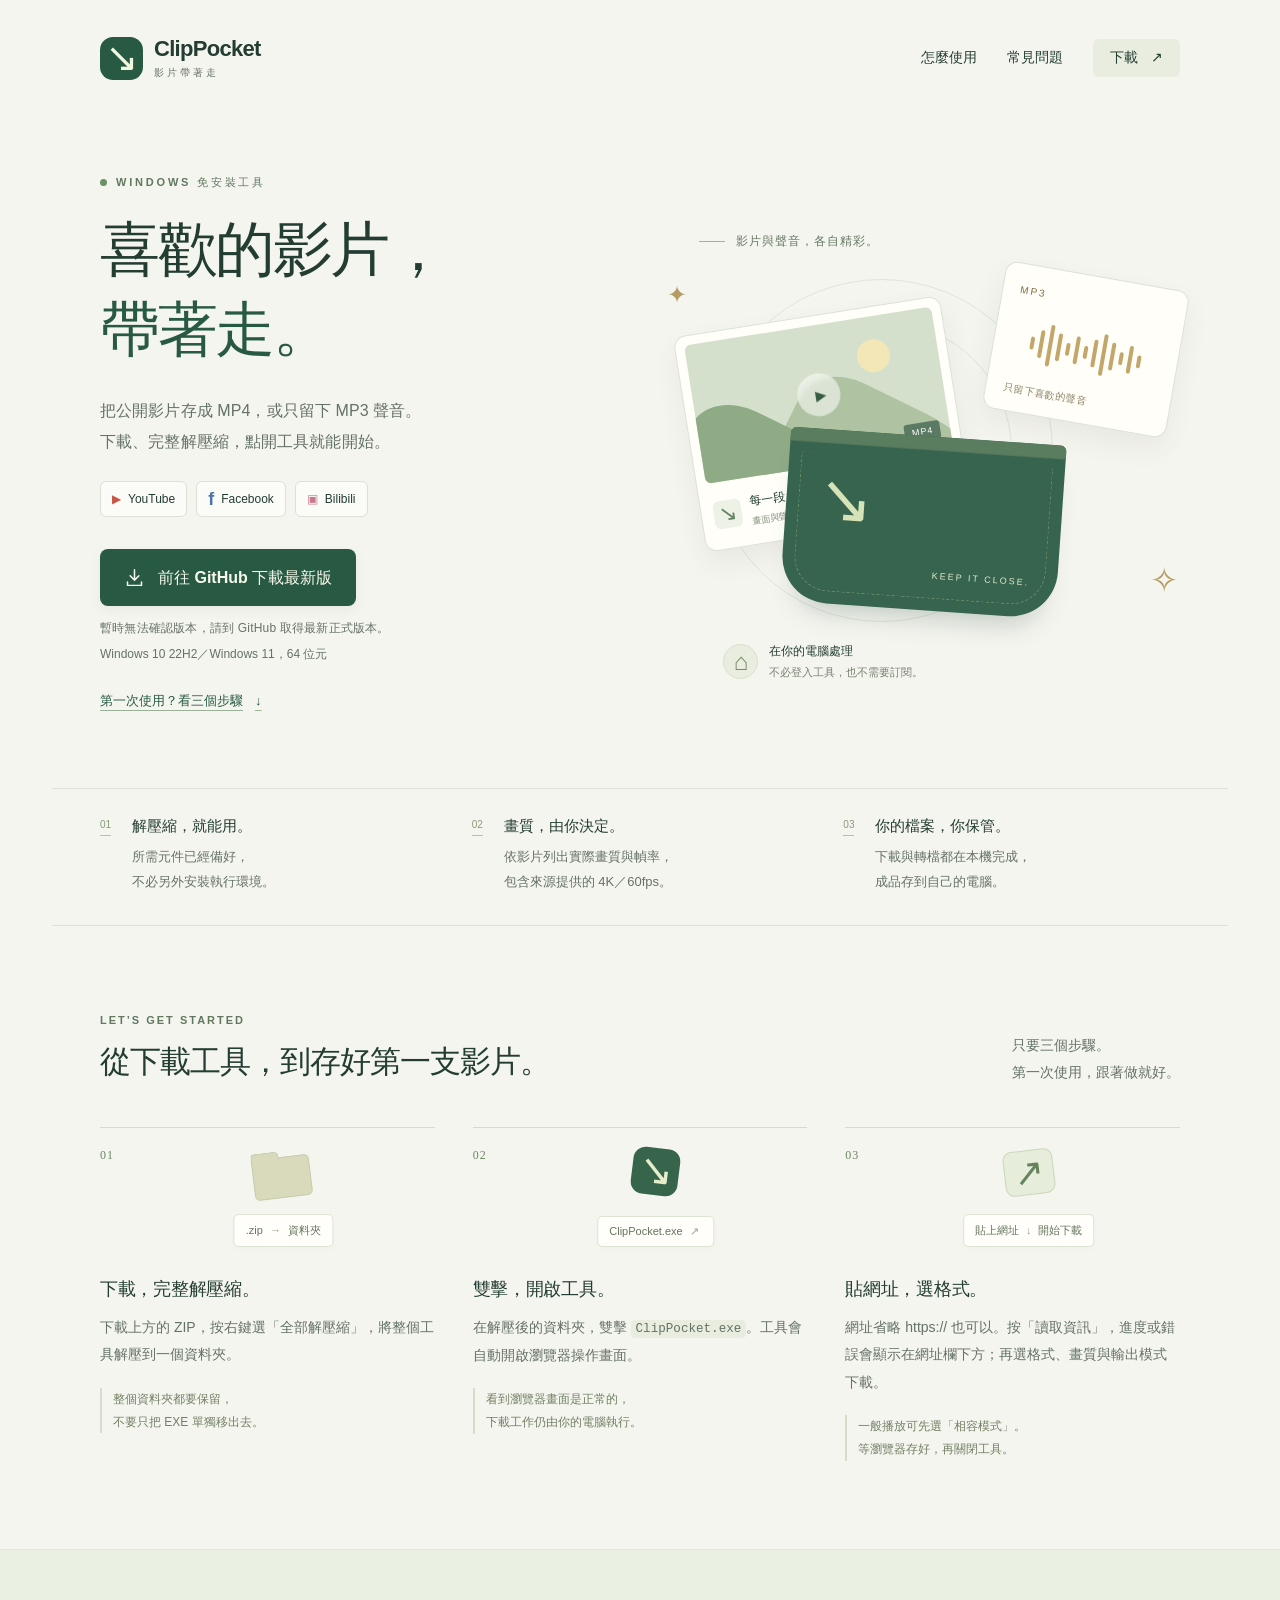
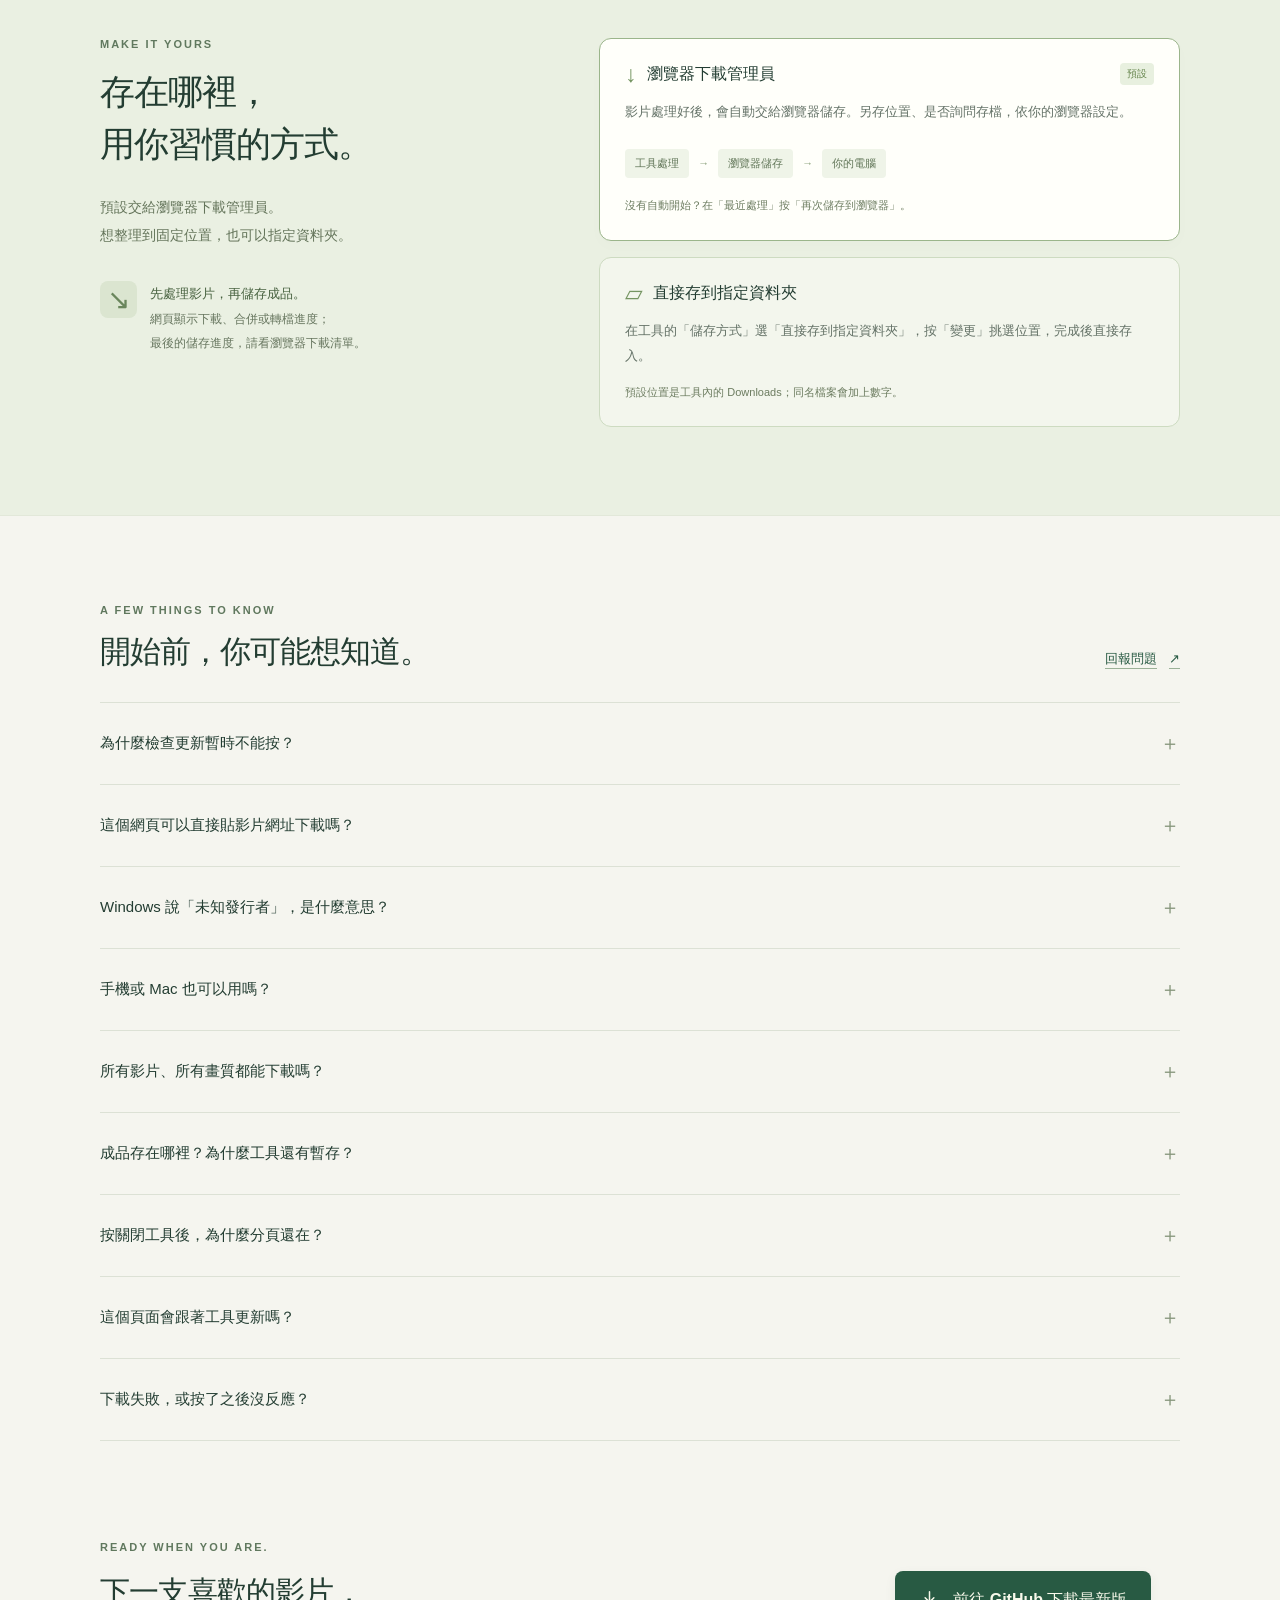
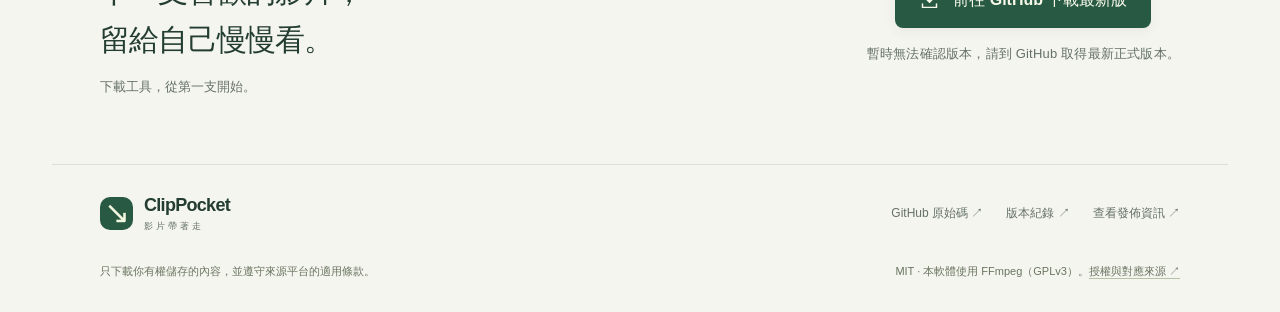
<file: docs/index.html>
<!doctype html>
<html lang="zh-Hant">
<head>
  <meta charset="utf-8">
  <meta name="viewport" content="width=device-width,initial-scale=1">
  <meta name="theme-color" content="#f5f5ef">
  <meta name="description" content="ClipPocket 是 Windows 免安裝影片下載工具。支援 YouTube、Facebook、Bilibili 公開影片，下載 MP4 或 MP3；完整解壓縮、點開就能用。">
  <meta property="og:type" content="website">
  <meta property="og:locale" content="zh_TW">
  <meta property="og:title" content="ClipPocket · 喜歡的影片，帶著走。">
  <meta property="og:description" content="Windows 免安裝。本機處理，支援 YouTube、Facebook、Bilibili，下載影片或純音訊。">
  <meta property="og:url" content="https://koviankevin.github.io/ClipPocket/">
  <link rel="canonical" href="https://koviankevin.github.io/ClipPocket/">
  <link rel="icon" type="image/svg+xml" href="./favicon.svg">
  <link rel="stylesheet" href="./styles.css">
  <title>ClipPocket · Windows 免安裝影片下載工具</title>
  <script src="./release.js" defer></script>
</head>
<body>
  <a class="skip-link" href="#main">跳到主要內容</a>
  <header class="site-header wrap">
    <a class="brand" href="./" aria-label="ClipPocket 首頁"><span class="brand-mark" aria-hidden="true">↘</span><span>ClipPocket<small>影片帶著走</small></span></a>
    <nav aria-label="主要導覽"><a href="#how-to">怎麼使用</a><a href="#faq">常見問題</a><a class="nav-download" href="#download">下載 <span aria-hidden="true">↗</span></a></nav>
  </header>
  <main id="main">
    <section class="hero wrap" id="download" aria-labelledby="hero-title">
      <div class="hero-copy">
        <p class="eyebrow"><span class="live-dot" aria-hidden="true"></span> WINDOWS 免安裝工具</p>
        <h1 id="hero-title">喜歡的影片，<br><span>帶著走。</span></h1>
        <p class="hero-description">把公開影片存成 MP4，或只留下 MP3 聲音。<br class="desktop-break">下載、完整解壓縮，點開工具就能開始。</p>
        <div class="platforms" role="group" aria-label="支援平台"><span><b class="youtube" aria-hidden="true">▶</b> YouTube</span><span><b class="facebook" aria-hidden="true">f</b> Facebook</span><span><b class="bilibili" aria-hidden="true">▣</b> Bilibili</span></div>
        <a class="button primary download-link" href="https://github.com/koviankevin/ClipPocket/releases/latest"><svg viewBox="0 0 24 24" aria-hidden="true"><path d="M12 3v12m-5-5 5 5 5-5M4 17v4h16v-4"/></svg><span data-download-label>下載 Windows 免安裝版</span></a>
        <p class="download-meta" data-release-meta role="status" aria-live="polite">最新版本請至 GitHub 發佈頁查看。</p>
        <p class="system-requirement">Windows 10 22H2／Windows 11，64 位元</p>
        <a class="text-link hero-guide" href="#how-to">第一次使用？看三個步驟 <span aria-hidden="true">↓</span></a>
      </div>
      <div class="hero-visual" role="img" aria-label="MP4 影片或 MP3 音訊，由工具處理後存到自己的電腦">
        <div class="visual-label"><span class="mini-line"></span> 影片與聲音，各自精彩。</div>
        <div class="visual-stage" aria-hidden="true">
          <span class="orbit orbit-one"></span><span class="orbit orbit-two"></span>
          <div class="media-card audio-card"><span class="media-type">MP3</span><div class="waveform"><i></i><i></i><i></i><i></i><i></i><i></i><i></i><i></i><i></i><i></i><i></i><i></i><i></i></div><span class="media-caption">只留下喜歡的聲音</span></div>
          <div class="media-card video-card"><div class="video-scene"><div class="scene-sun"></div><div class="mountain mountain-back"></div><div class="mountain mountain-front"></div><span class="play-symbol">▶</span><span class="scene-duration">MP4</span></div><div class="video-caption"><span class="video-icon">↘</span><div><strong>每一段，值得保留。</strong><small>畫面與聲音，一起帶走。</small></div></div></div>
          <div class="pocket"><div class="pocket-stitch"></div><span class="pocket-arrow">↘</span><span class="pocket-word">KEEP IT CLOSE.</span></div>
          <span class="spark spark-one">✦</span><span class="spark spark-two">✧</span>
        </div>
        <div class="local-note"><span class="local-note-icon" aria-hidden="true">⌂</span><div><strong>在你的電腦處理</strong><span>不必登入工具，也不需要訂閱。</span></div></div>
      </div>
    </section>

    <section class="essentials wrap" aria-label="工具特色">
      <div><span class="feature-symbol" aria-hidden="true">01</span><h2>解壓縮，就能用。</h2><p>所需元件已經備好，<br>不必另外安裝執行環境。</p></div>
      <div><span class="feature-symbol" aria-hidden="true">02</span><h2>畫質，由你決定。</h2><p>依影片列出實際畫質與幀率，<br>包含來源提供的 4K／60fps。</p></div>
      <div><span class="feature-symbol" aria-hidden="true">03</span><h2>你的檔案，你保管。</h2><p>下載與轉檔都在本機完成，<br>成品存到自己的電腦。</p></div>
    </section>

    <section class="how-section wrap section-space" id="how-to" aria-labelledby="how-title">
      <div class="section-heading"><div><p class="eyebrow">LET’S GET STARTED</p><h2 id="how-title">從下載工具，<br class="mobile-break">到存好第一支影片。</h2></div><p>只要三個步驟。<br>第一次使用，跟著做就好。</p></div>
      <div class="steps">
        <article class="step"><div class="step-top"><span>01</span><div class="step-illustration folder-illustration" aria-hidden="true"><span class="folder-shape"></span><span class="file-chip">.zip <b>→</b> 資料夾</span></div></div><h3>下載，完整解壓縮。</h3><p>下載上方的 ZIP，按右鍵選「全部解壓縮」，將整個工具解壓到一個資料夾。</p><div class="step-note">整個資料夾都要保留，<br>不要只把 EXE 單獨移出去。</div></article>
        <article class="step"><div class="step-top"><span>02</span><div class="step-illustration launch-illustration" aria-hidden="true"><span class="app-tile">↘</span><span class="file-chip">ClipPocket.exe <b>↗</b></span></div></div><h3>雙擊，開啟工具。</h3><p>在解壓後的資料夾，雙擊 <code>ClipPocket.exe</code>。工具會自動開啟瀏覽器操作畫面。</p><div class="step-note">看到瀏覽器畫面是正常的，<br>下載工作仍由你的電腦執行。</div></article>
        <article class="step"><div class="step-top"><span>03</span><div class="step-illustration paste-illustration" aria-hidden="true"><span class="link-glyph">↗</span><span class="file-chip">貼上網址 <b>↓</b> 開始下載</span></div></div><h3>貼網址，選格式。</h3><p>網址省略 https:// 也可以。按「讀取資訊」，進度或錯誤會顯示在網址欄下方；再選格式、畫質與輸出模式下載。</p><div class="step-note">一般播放可先選「相容模式」。<br>等瀏覽器存好，再關閉工具。</div></article>
      </div>
    </section>

    <section class="saving-section section-space" id="save-options" aria-labelledby="saving-title">
      <div class="wrap saving-layout">
        <div class="saving-intro"><p class="eyebrow">MAKE IT YOURS</p><h2 id="saving-title">存在哪裡，<br>用你習慣的方式。</h2><p>預設交給瀏覽器下載管理員。<br>想整理到固定位置，也可以指定資料夾。</p><div class="two-phases"><span class="phase-icon" aria-hidden="true">↘</span><p><strong>先處理影片，再儲存成品。</strong><br>網頁顯示下載、合併或轉檔進度；<br>最後的儲存進度，請看瀏覽器下載清單。</p></div></div>
        <div class="saving-options">
          <article class="save-option recommended"><div class="save-title"><span class="save-icon" aria-hidden="true">↓</span><h3>瀏覽器下載管理員</h3><span class="badge">預設</span></div><p>影片處理好後，會自動交給瀏覽器儲存。另存位置、是否詢問存檔，依你的瀏覽器設定。</p><div class="save-flow"><span>工具處理</span><b aria-hidden="true">→</b><span>瀏覽器儲存</span><b aria-hidden="true">→</b><span>你的電腦</span></div><small>沒有自動開始？在「最近處理」按「再次儲存到瀏覽器」。</small></article>
          <article class="save-option"><div class="save-title"><span class="save-icon" aria-hidden="true">▱</span><h3>直接存到指定資料夾</h3></div><p>在工具的「儲存方式」選「直接存到指定資料夾」，按「變更」挑選位置，完成後直接存入。</p><small>預設位置是工具內的 Downloads；同名檔案會加上數字。</small></article>
        </div>
      </div>
    </section>

    <section class="faq-section wrap section-space" id="faq" aria-labelledby="faq-title">
      <div class="section-heading"><div><p class="eyebrow">A FEW THINGS TO KNOW</p><h2 id="faq-title">開始前，你可能想知道。</h2></div><a class="text-link" href="https://github.com/koviankevin/ClipPocket/issues">回報問題 <span aria-hidden="true">↗</span></a></div>
      <div class="faq-list">
        <details><summary>為什麼檢查更新暫時不能按？<span aria-hidden="true">＋</span></summary><div class="answer"><p>檢查時會顯示「檢查中…」；剛檢查完會顯示倒數秒數，結束後即可再次檢查。正在更新工具時會顯示「更新中…」或「即將重開…」。失敗後可按「重新檢查」。</p></div></details><details><summary>這個網頁可以直接貼影片網址下載嗎？<span aria-hidden="true">＋</span></summary><div class="answer"><p>請先從這個頁面下載免安裝工具，再在自己的電腦開啟 <code>ClipPocket.exe</code>。這裡提供下載與教學；貼影片網址的操作畫面，會由本機工具另外開啟。</p></div></details>
        <details><summary>Windows 說「未知發行者」，是什麼意思？<span aria-hidden="true">＋</span></summary><div class="answer"><p>目前版本尚未做程式碼簽章，因此 Windows 可能顯示未知發行者。請確認下載來源是本專案的 <a data-release-link href="https://github.com/koviankevin/ClipPocket/releases/latest">GitHub Release</a>，再依自己的安全判斷決定是否執行。原始碼、隨附元件與校驗碼都公開提供。</p></div></details>
        <details><summary>手機或 Mac 也可以用嗎？<span aria-hidden="true">＋</span></summary><div class="answer"><p>目前提供 Windows 64 位元版，適用 Windows 10 22H2／Windows 11。手機、macOS、Linux 及 Windows ARM 目前未提供對應下載包。</p></div></details>
        <details><summary>所有影片、所有畫質都能下載嗎？<span aria-hidden="true">＋</span></summary><div class="answer"><p>目前支援 YouTube、Facebook、Bilibili 的公開、免登入、非直播單支影片，不讀取帳號 Cookie。影片下架、地區或帳號限制，以及平台改版，都可能影響下載。</p><p>畫質選單依來源實際可取得的格式提供，不會放大影片；Bilibili 部分高畫質可能需要帳號權限。4K60 已實測三秒片段，完整 8K 媒體尚未實測。</p></div></details>
        <details><summary>成品存在哪裡？為什麼工具還有暫存？<span aria-hidden="true">＋</span></summary><div class="answer"><p>瀏覽器模式的存檔位置，請從瀏覽器下載清單查看。工具會保留處理好的暫存，方便再次儲存；暫存與瀏覽器存出的成品，會短暫占用兩份空間。</p><p><strong>請等瀏覽器完成儲存再關閉工具。</strong>關閉工具會清除此次暫存，已存好的成品不受影響。如果只關閉分頁，工具在沒有工作或檔案傳送時，閒置約三分鐘會退出。</p></div></details>
        <details><summary>按關閉工具後，為什麼分頁還在？<span aria-hidden="true">＋</span></summary><div class="answer"><p>v0.5.1 已恢復使用 Windows 預設瀏覽器，下載紀錄與位置依該瀏覽器設定。按「關閉工具」會停止本機程式並嘗試關閉工具分頁；若瀏覽器不允許，會顯示完成畫面，分頁可自行關閉。其他分頁不受影響。</p></div></details>
        <details><summary>這個頁面會跟著工具更新嗎？<span aria-hidden="true">＋</span></summary><div class="answer"><p>每次開啟頁面，都會向 GitHub 查詢最新正式 Release，同步版本、檔案大小與 Windows 免安裝包連結。草稿與預覽版不會當作正式版顯示。</p><p>v0.4.0 起，開啟工具會自動檢查新版，按「一鍵更新」即可自動套用並重開，保留設定與已儲存影片。請先確認瀏覽器已存好成品，重開會清除暫存。v0.3.0 或更舊版需先手動下載新版一次。</p></div></details>
        <details><summary>下載失敗，或按了之後沒反應？<span aria-hidden="true">＋</span></summary><div class="answer"><p>先確認已完整解壓縮，並透過 <code>ClipPocket.exe</code> 開啟工具。若影片無法下載，可在工具內展開「查看處理紀錄」，或換一支公開、免登入的影片測試。</p><p>如果影片已處理好，但瀏覽器未自動儲存，按「再次儲存到瀏覽器」重試。仍有問題，可到 <a href="https://github.com/koviankevin/ClipPocket/issues">GitHub Issues</a> 提供版本、平台與錯誤訊息；請勿貼上 Cookie、權杖或私人資料。</p></div></details>
      </div>
    </section>

    <section class="bottom-cta wrap" aria-labelledby="cta-title"><div><p class="eyebrow">READY WHEN YOU ARE.</p><h2 id="cta-title">下一支喜歡的影片，<br>留給自己慢慢看。</h2><p>下載工具，從第一支開始。</p></div><div class="cta-action"><a class="button primary download-link" href="https://github.com/koviankevin/ClipPocket/releases/latest"><svg viewBox="0 0 24 24" aria-hidden="true"><path d="M12 3v12m-5-5 5 5 5-5M4 17v4h16v-4"/></svg><span data-download-label>下載 Windows 免安裝版</span></a><p class="download-meta" data-release-meta>最新版本請至 GitHub 發佈頁查看。</p></div></section>
  </main>
  <footer class="site-footer wrap"><div class="footer-top"><a class="brand footer-brand" href="./"><span class="brand-mark" aria-hidden="true">↘</span><span>ClipPocket<small>影片帶著走</small></span></a><nav aria-label="相關連結"><a href="https://github.com/koviankevin/ClipPocket">GitHub 原始碼 ↗</a><a href="https://github.com/koviankevin/ClipPocket/releases">版本紀錄 ↗</a><a data-checksum-link href="https://github.com/koviankevin/ClipPocket/releases/latest">查看發佈資訊 ↗</a></nav></div><div class="footer-bottom"><p>只下載你有權儲存的內容，並遵守來源平台的適用條款。</p><p>MIT · 本軟體使用 FFmpeg（GPLv3）。<a href="https://github.com/koviankevin/ClipPocket/blob/main/THIRD_PARTY_SOURCES.md">授權與對應來源 ↗</a></p></div></footer>
</body>
</html>
</file>
<file: docs/styles.css>
@charset "UTF-8";
:root{color-scheme:light;--paper:#f5f5ef;--ink:#233d32;--muted:#647267;--green:#285a43;--line:#dce1d5;--sage:#e8eddf;--gold:#b18c48;--white:#fff;font-family:"Segoe UI","Microsoft JhengHei","PingFang TC",sans-serif;font-synthesis:none;color:var(--ink);background:var(--paper);font-size:16px}
*{box-sizing:border-box}html{scroll-behavior:smooth;scroll-padding-top:32px}body{margin:0}a{color:inherit;text-decoration:none}button,a{-webkit-tap-highlight-color:transparent}a:focus-visible,summary:focus-visible{outline:3px solid #b38e48;outline-offset:6px}svg{fill:none;stroke:currentColor;stroke-width:1.7;stroke-linecap:round;stroke-linejoin:round}.wrap{max-width:1176px;margin-inline:auto;padding-inline:48px}.skip-link{position:fixed;top:-80px;left:20px;padding:12px 18px;background:var(--green);color:#fff;z-index:100}.skip-link:focus{top:10px}.site-header{min-height:116px;display:flex;justify-content:space-between;align-items:center;gap:24px}.brand{display:inline-flex;gap:11px;align-items:center;font-size:22px;font-weight:700;letter-spacing:-.7px;flex-shrink:0}.brand-mark{height:43px;width:43px;display:grid;place-items:center;color:#f3f6df;background:var(--green);border-radius:13px;font:40px/1 "Segoe UI",sans-serif;padding-bottom:4px}.brand small{display:block;font-size:10px;font-weight:500;color:var(--muted);letter-spacing:3px;margin-top:4px}.site-header nav{display:flex;align-items:center;gap:30px;font-size:14px}.site-header nav>a:hover{color:var(--green);text-decoration:underline;text-underline-offset:5px}.nav-download{padding:10px 17px;background:var(--sage);border-radius:6px;font-weight:600}.nav-download span{margin-left:9px}
.hero{display:grid;grid-template-columns:1.06fr 1fr;align-items:center;gap:22px;padding-top:59px;padding-bottom:76px;overflow:hidden}.eyebrow{font-size:11px;font-weight:650;letter-spacing:2px;color:#60785e;margin:0 0 20px}.hero .eyebrow{display:flex;gap:9px;align-items:center;letter-spacing:2.8px}.live-dot{width:7px;height:7px;display:inline-block;border-radius:50%;background:#679267}h1{font-size:clamp(44px,4.65vw,61px);line-height:1.35;letter-spacing:-2.4px;margin:0 0 24px;font-weight:700}h1>span{color:var(--green)}.hero-description{font-size:16px;line-height:1.95;color:var(--muted);margin:0;letter-spacing:.1px}.platforms{display:flex;gap:9px;flex-wrap:wrap;margin:24px 0 32px}.platforms>span{display:inline-flex;align-items:center;gap:7px;font-size:12px;padding:8px 11px;border:1px solid var(--line);border-radius:6px;background:#fff9}.platforms b{font-size:12px;line-height:1}.youtube{color:#c75745}.platforms .facebook{font:bold 18px/1 Arial,sans-serif;color:#4b74aa}.bilibili{color:#c9798e}.button{display:inline-flex;justify-content:center;align-items:center;gap:13px;min-height:57px;padding:16px 24px;border-radius:8px;font-size:16px;font-weight:600;line-height:1.5;transition:background .2s,transform .2s}.button svg{width:21px;height:21px;flex-shrink:0}.primary{background:var(--green);color:#f8f9eb;box-shadow:0 4px 12px #244f3410}.primary:hover{background:#1c4935;transform:translateY(-2px)}.download-meta{color:var(--muted);font-size:12px;line-height:1.8;margin:12px 0 3px;letter-spacing:.2px}.download-meta>span{padding-inline:6px;color:#9ca594}.system-requirement{font-size:12px;margin:0;color:var(--muted);line-height:1.9}.text-link{color:var(--green);font-size:14px;line-height:1.6;text-decoration:underline;text-decoration-color:#9bb197;text-underline-offset:5px;display:inline-flex;align-items:center;gap:12px}.text-link:hover{text-decoration-color:var(--green)}.hero-guide{margin-top:26px;font-size:13px}
.hero-visual{position:relative;align-self:stretch;display:flex;flex-direction:column;justify-content:center;min-width:0;isolation:isolate;padding-top:26px}.visual-label{font-size:12px;color:#687a65;letter-spacing:1px;display:flex;align-items:center;gap:11px;margin-left:33px}.mini-line{width:26px;height:1px;background:#a4b19a}.visual-stage{position:relative;height:367px;margin-top:21px;isolation:isolate}.orbit{position:absolute;border:1px solid #dfe5d7;border-radius:50%;z-index:-1}.orbit-one{width:343px;height:343px;left:44px;top:8px}.orbit-two{width:260px;height:260px;left:86px;top:50px}.media-card{position:absolute;background:#fffef9;border:1px solid #dce3d5;border-radius:12px;box-shadow:0 12px 27px #344b2c12}.video-card{width:270px;left:22px;top:44px;transform:rotate(-9deg);padding:9px;z-index:2}.video-scene{height:140px;overflow:hidden;border-radius:6px;position:relative;background:#d5e0cc}.scene-sun{width:33px;height:33px;border-radius:50%;background:#f4e7b7;position:absolute;top:23px;right:48px}.mountain{position:absolute;width:240px;height:180px;border-radius:22% 50% 0 0;transform:rotate(35deg)}.mountain-back{background:#afc3a2;top:88px;left:56px}.mountain-front{background:#8eab86;top:99px;left:-55px}.play-symbol{position:absolute;display:grid;place-items:center;width:43px;height:43px;border-radius:50%;background:#fff8;backdrop-filter:blur(3px);color:#355c45;top:48px;left:104px;font-size:14px;padding-left:3px}.scene-duration{position:absolute;bottom:9px;right:10px;color:#fff;background:#244a3b99;font-size:9px;letter-spacing:1px;padding:4px 7px;border-radius:3px}.video-caption{display:flex;align-items:center;gap:9px;padding:14px 3px 7px}.video-caption strong{font-size:12px;font-weight:600}.video-caption small{display:block;font-size:9px;color:#84907c;margin-top:5px}.video-icon{display:grid;place-items:center;width:28px;height:28px;background:#edf1e6;border-radius:6px;font-size:22px;color:#638461}.audio-card{width:186px;right:1px;top:4px;padding:15px 17px;transform:rotate(10deg);z-index:1}.media-type{font-size:10px;color:#846c40;letter-spacing:2px}.waveform{display:flex;align-items:center;justify-content:center;gap:5px;height:66px;margin:10px 0 5px}.waveform i{width:4px;border-radius:5px;background:#c3a76a;height:13px}.waveform i:nth-child(3n){height:42px}.waveform i:nth-child(4n){height:57px}.waveform i:nth-child(2n){height:28px}.media-caption{font-size:10px;color:#8b8064;letter-spacing:.6px}.pocket{position:absolute;width:276px;height:174px;left:119px;top:165px;border-radius:6px 6px 47px 47px;background:#37644e;z-index:3;transform:rotate(4deg);box-shadow:0 22px 27px -15px #234a3a40;overflow:hidden}.pocket:before{content:"";position:absolute;background:#5a7d60;left:0;right:0;top:0;height:13px;border-bottom:1px solid #1b413b20}.pocket-stitch{position:absolute;inset:24px 12px 12px;border:1px dashed #9daf7e88;border-top:none;border-radius:0 0 35px 35px}.pocket-arrow{position:absolute;top:29px;left:31px;color:#d6e2b7;font-size:67px;font-weight:300}.pocket-word{position:absolute;bottom:30px;right:28px;font-size:9px;letter-spacing:2px;color:#e1e8c7}.spark{position:absolute;color:#b49d63;font-size:24px}.spark-one{left:1px;top:10px}.spark-two{right:2px;bottom:38px;font-size:34px}.local-note{display:flex;align-items:center;gap:11px;margin:5px 0 0 57px}.local-note-icon{width:35px;height:35px;display:grid;place-items:center;background:#e9eddf;border:1px solid #d9e1cd;border-radius:50%;font-size:24px;color:#738a61}.local-note strong{display:block;font-size:12px;font-weight:600}.local-note span:not(.local-note-icon){display:block;font-size:11px;color:#75826d;margin-top:5px}
.essentials{display:grid;grid-template-columns:repeat(3,1fr);border-top:1px solid var(--line);border-bottom:1px solid var(--line);padding-top:28px;padding-bottom:30px;gap:35px}.essentials>div{position:relative;padding-left:32px}.feature-symbol{position:absolute;left:0;top:2px;color:#8a9b79;font-size:10px;border-bottom:1px solid #b5c2a7;padding-bottom:5px}.essentials h2{font-size:15px;font-weight:650;margin:0 0 9px}.essentials p{font-size:13px;line-height:1.9;color:var(--muted);margin:0}.section-space{padding-top:88px;padding-bottom:88px}.section-heading{display:flex;justify-content:space-between;align-items:end;gap:25px;margin-bottom:42px}.section-heading .eyebrow{margin-bottom:13px}.section-heading h2,.saving-intro h2{font-size:31px;line-height:1.5;letter-spacing:-1px;margin:0;font-weight:650}.section-heading>p{margin:0;font-size:14px;line-height:1.9;color:var(--muted)}.mobile-break{display:none}.steps{display:grid;grid-template-columns:repeat(3,minmax(0,1fr));gap:38px}.step{min-width:0}.step-top{display:flex;gap:18px;align-items:flex-start;position:relative;border-top:1px solid #d3ddc9;padding-top:19px;margin-bottom:26px}.step-top>span{font:12px/1.4 Georgia,serif;letter-spacing:1px;color:#6c8863}.step-illustration{position:relative;min-width:0;height:103px;flex:1;display:flex;align-items:flex-start;justify-content:center}.folder-shape{position:absolute;top:10px;left:calc(50% - 30px);width:58px;height:41px;border-radius:0 5px 5px 5px;background:#d8dabb;border:1px solid #c6cba9;transform:rotate(-7deg)}.folder-shape:before{content:"";position:absolute;top:-7px;left:-1px;width:26px;height:8px;background:#d8dabb;border:1px solid #c6cba9;border-bottom:0;border-radius:4px 5px 0 0}.file-chip{position:absolute;bottom:3px;left:50%;transform:translateX(-50%);font-size:11px;background:#fffefa;border:1px solid #dce3d3;padding:8px 11px;border-radius:5px;color:#65755c;white-space:nowrap;box-shadow:0 4px 8px #34492804}.file-chip b{font-weight:400;color:#9aa782;padding-inline:4px}.app-tile{display:grid;place-items:center;background:#37654c;color:#e6edcc;width:47px;height:47px;border-radius:12px;font-size:42px;line-height:1;margin-top:1px;transform:rotate(7deg);padding-bottom:4px}.link-glyph{display:grid;place-items:center;width:50px;height:45px;font-size:37px;line-height:1;border:1px solid #cad7bb;border-radius:9px;color:#66845c;background:#e6eddb;margin-top:3px;transform:rotate(-7deg)}.step h3{font-size:18px;font-weight:600;letter-spacing:-.3px;line-height:1.5;margin:0 0 11px}.step>p{font-size:14px;line-height:1.95;color:var(--muted);margin:0}.step-note{margin-top:19px;padding-left:11px;border-left:2px solid #d7ddc9;color:#718064;font-size:12px;line-height:1.9}code{font-family:Consolas,"SFMono-Regular",monospace;font-size:.9em;background:#e9eddf;padding:2px 5px;border-radius:4px;overflow-wrap:anywhere}
.saving-section{background:#eaf0e2;border-top:1px solid #e2e8d9;border-bottom:1px solid #e2e8d9}.saving-layout{display:grid;grid-template-columns:.85fr 1.15fr;gap:70px}.saving-intro .eyebrow{margin-bottom:16px}.saving-intro h2{font-size:35px}.saving-intro>p:not(.eyebrow){font-size:14px;line-height:2;color:#64745a;margin:22px 0 0}.two-phases{display:flex;gap:13px;margin-top:32px;align-items:flex-start}.phase-icon{width:37px;min-width:37px;height:37px;background:#dbe5d0;border-radius:8px;display:grid;place-items:center;color:#6a865c;font-size:28px}.two-phases p{font-size:12px;line-height:2;color:#67765f;margin:0}.two-phases strong{font-size:13px;color:#47613f;font-weight:600}.saving-options{display:grid;gap:16px}.save-option{padding:24px 25px;border:1px solid #cddbc1;background:#f3f6ed;border-radius:12px}.save-option.recommended{border-color:#9bb58b;background:#fffffa;box-shadow:0 5px 15px #38532904}.save-title{display:flex;align-items:center;gap:10px;flex-wrap:wrap}.save-title h3{font-size:16px;font-weight:600;margin:0}.save-icon{font-size:23px;color:#759562;line-height:1}.badge{font-size:10px;padding:4px 7px;border-radius:4px;background:#e8f0df;color:#608046;margin-left:auto}.save-option>p{font-size:13px;line-height:1.95;color:var(--muted);margin:13px 0}.save-flow{display:flex;gap:9px;align-items:center;padding:12px 0 17px;flex-wrap:wrap;font-size:11px;color:#607557}.save-flow span{background:#eff4e8;padding:7px 10px;border-radius:4px}.save-flow b{font-weight:400;color:#8da27e}.save-option>small{display:block;color:#6c7c60;font-size:11px;line-height:1.9}
.faq-section{padding-bottom:76px}.faq-section .section-heading{margin-bottom:26px}.faq-section .section-heading>.text-link{font-size:13px;flex-shrink:0;margin-bottom:6px}.faq-list{border-top:1px solid var(--line)}details{border-bottom:1px solid var(--line)}summary{padding:23px 0;display:flex;justify-content:space-between;align-items:center;gap:24px;font-size:15px;font-weight:500;line-height:1.75;cursor:pointer;list-style:none}summary::-webkit-details-marker{display:none}summary>span{font-size:20px;color:#85957a;font-weight:400;flex-shrink:0;transition:transform .2s}details[open] summary>span{transform:rotate(45deg)}summary:hover{color:var(--green)}.answer{max-width:865px;padding:0 33px 24px 0;color:var(--muted);font-size:14px;line-height:2}.answer p{margin:0 0 11px}.answer p:last-child{margin:0}.answer a,.footer-bottom a{text-decoration:underline;text-decoration-color:#b4c2a7;text-underline-offset:3px}.answer strong{font-weight:600;color:#47643d}
.bottom-cta{display:flex;justify-content:space-between;align-items:center;gap:30px;padding-top:24px;padding-bottom:68px}.bottom-cta .eyebrow{margin-bottom:15px}.bottom-cta h2{font-size:30px;line-height:1.6;font-weight:600;letter-spacing:-.8px;margin:0}.bottom-cta>div>p:not(.eyebrow){font-size:13px;color:var(--muted);margin:14px 0 0}.cta-action{text-align:center}.site-footer{border-top:1px solid var(--line);padding-top:30px;padding-bottom:30px}.footer-top{display:flex;justify-content:space-between;align-items:center;gap:25px}.footer-brand{font-size:18px}.footer-brand .brand-mark{width:33px;height:33px;border-radius:10px;font-size:31px}.footer-brand small{font-size:9px}.footer-top nav{display:flex;gap:23px;flex-wrap:wrap;font-size:12px;color:var(--muted)}.footer-top nav a:hover{text-decoration:underline;text-underline-offset:4px}.footer-bottom{display:flex;justify-content:space-between;gap:26px;margin-top:29px;color:#697561;font-size:11px;line-height:1.8}.footer-bottom p{margin:0}
@media(min-width:1400px){.hero{gap:36px;padding-top:72px;padding-bottom:91px}.visual-stage{height:390px}.hero-visual{padding-left:15px}.pocket{top:183px}.audio-card{top:16px}.video-card{top:60px}}
@media(max-width:1000px){.wrap{padding-inline:35px}.hero{gap:0}.hero h1{font-size:48px}.hero-description{font-size:14px}.hero-visual{transform:scale(.88);transform-origin:center;min-width:0}.video-card{left:0}.audio-card{right:-15px}.pocket{left:85px}.orbit-one{left:10px}.orbit-two{left:52px}.visual-label{margin-left:10px}.local-note{margin-left:20px}.steps{gap:25px}.saving-layout{gap:35px}.saving-intro h2{font-size:31px}.section-heading h2{font-size:28px}.footer-bottom{display:block}.footer-bottom p+p{margin-top:9px}}
@media(max-width:760px){.wrap{padding-inline:26px}.site-header{min-height:94px}.site-header nav{gap:20px;font-size:12px}.brand{font-size:20px}.nav-download{padding:8px 12px}.hero{grid-template-columns:1fr;padding-top:39px;padding-bottom:46px;gap:30px;text-align:center}.hero h1{font-size:52px;letter-spacing:-2px;margin-bottom:18px}.hero .eyebrow,.platforms{justify-content:center}.hero-description{font-size:15px}.hero .eyebrow{font-size:10px}.platforms{margin:22px 0 25px}.hero-guide{margin-top:20px}.hero-visual{padding:20px 0 0;transform:none;max-width:450px;width:100%;margin:auto;align-self:auto;text-align:left}.visual-label{margin-left:22px}.visual-stage{height:355px}.video-card{left:20px}.audio-card{right:9px}.pocket{left:115px;top:161px}.orbit-one{left:40px}.orbit-two{left:82px}.local-note{align-self:center;margin:0}.essentials{gap:16px;padding-top:24px;padding-bottom:25px}.essentials>div{padding-left:0}.feature-symbol{position:static;display:inline-block;font-size:9px;margin-bottom:10px}.essentials h2{font-size:13px}.essentials p{font-size:11px;line-height:1.9}.section-space{padding-top:60px;padding-bottom:60px}.section-heading{gap:20px;align-items:start;flex-direction:column;margin-bottom:28px}.section-heading h2{font-size:28px}.section-heading>p{font-size:13px}.section-heading>p br{display:none}.steps{grid-template-columns:1fr;gap:34px}.step{display:grid;grid-template-columns:100px 1fr;column-gap:22px;align-items:start;border-top:1px solid #d3ddc9;padding-top:24px}.step-top{grid-column:1;grid-row:1 / 4;display:block;margin:0;padding:0;border:0}.step-top>span{font-size:12px}.step-illustration{width:100%;height:105px;margin-top:13px}.file-chip{font-size:9px;padding:7px 8px}.folder-shape{top:7px}.step h3{font-size:17px;grid-column:2;margin-bottom:8px}.step>p{font-size:13px;grid-column:2}.step-note{grid-column:2;font-size:11px;margin-top:13px}.saving-layout{grid-template-columns:1fr;gap:30px}.saving-intro h2{font-size:31px}.saving-intro h2 br{display:none}.saving-intro>p:not(.eyebrow){margin-top:15px;font-size:13px}.two-phases{margin-top:22px}.save-option{padding:22px}.faq-section .section-heading{flex-direction:row;align-items:end;gap:10px}.faq-section .section-heading h2{font-size:26px;max-width:280px}.faq-section .section-heading>.text-link{font-size:12px}.faq-section .eyebrow{font-size:9px}summary{font-size:14px;padding:20px 0;gap:15px}.answer{font-size:13px;padding-right:10px}.bottom-cta{flex-direction:column;text-align:center;padding-top:0;padding-bottom:55px;gap:24px}.bottom-cta h2{font-size:28px}.footer-top{align-items:start;gap:24px}.footer-top nav{gap:13px;font-size:11px;max-width:240px;justify-content:flex-end}.footer-bottom{font-size:10px;margin-top:24px}}
@media(max-width:420px){.wrap{padding-inline:21px}.site-header{gap:12px;min-height:88px}.brand{font-size:18px;gap:8px}.brand-mark{width:35px;height:35px;font-size:33px;border-radius:11px}.brand small{font-size:8px;letter-spacing:2px}.site-header nav{gap:14px;font-size:11px}.nav-download{padding:8px 9px}.nav-download span{display:none}.hero{padding-top:30px;gap:28px}.hero h1{font-size:44px;letter-spacing:-1.5px}.hero-description{font-size:13px}.desktop-break{display:none}.button{font-size:14px;padding:16px 21px;gap:10px;min-height:54px}.download-meta{font-size:11px}.system-requirement{font-size:10px}.hero-visual{max-width:350px;padding-top:18px}.visual-label{font-size:10px;margin-left:16px}.visual-stage{height:310px;margin-top:19px}.video-card{width:229px;left:5px;top:40px;padding:8px}.video-scene{height:121px}.video-caption{padding:10px 2px 5px;gap:6px}.video-caption strong{font-size:10px}.video-caption small{font-size:8px}.video-icon{width:24px;height:24px;font-size:20px}.play-symbol{top:39px;left:86px}.audio-card{width:149px;right:4px;top:6px;padding:12px 14px}.media-type{font-size:8px}.waveform{gap:4px;height:53px;margin:8px 0 4px}.waveform i{width:3px}.waveform i:nth-child(4n){height:45px}.media-caption{font-size:8px;letter-spacing:0}.pocket{width:226px;height:145px;left:83px;top:140px;border-radius:6px 6px 40px 40px}.pocket-arrow{font-size:57px;left:25px;top:24px}.pocket-word{font-size:7px;bottom:26px;right:26px}.orbit-one{width:290px;height:290px;top:0;left:18px}.orbit-two{width:220px;height:220px;top:35px;left:53px}.spark-one{font-size:20px;left:0}.spark-two{right:0;bottom:10px;font-size:25px}.local-note strong{font-size:11px}.local-note span:not(.local-note-icon){font-size:10px}.essentials{gap:13px}.essentials h2{font-size:12px;line-height:1.7}.essentials p{font-size:10px}.essentials p br{display:none}.section-space{padding-top:49px;padding-bottom:49px}.section-heading h2{font-size:26px}.eyebrow{font-size:9px}.mobile-break{display:block}.step{grid-template-columns:83px 1fr;column-gap:18px;padding-top:23px}.step h3{font-size:16px}.step>p{font-size:12px}.step-note{font-size:10px}.step-note br{display:none}.step-illustration{height:98px}.step-illustration .file-chip{font-size:8px;padding:7px}.file-chip b{padding-inline:2px}.saving-intro h2{font-size:27px}.saving-intro h2 br{display:block}.save-title h3{font-size:14px}.save-option{padding:20px}.save-option>p{font-size:12px}.save-option>small{font-size:10px}.save-flow{font-size:10px;gap:7px}.save-flow span{padding:6px 8px}.faq-section .section-heading{align-items:start}.faq-section .section-heading h2{font-size:25px;max-width:230px}.faq-section .section-heading>.text-link{margin-top:31px;font-size:11px;gap:3px;white-space:nowrap}.faq-section .eyebrow{font-size:8px;letter-spacing:1.5px}summary{font-size:13px}.answer{font-size:12px}.bottom-cta{padding-bottom:45px}.bottom-cta h2{font-size:26px}.footer-top{display:block}.footer-top nav{justify-content:flex-start;max-width:none;margin-top:24px;gap:18px}.footer-brand{font-size:18px}}
@media(max-width:350px){.wrap{padding-inline:17px}.site-header nav{gap:10px;font-size:10px}.brand{font-size:16px}.brand-mark{width:31px;height:31px;font-size:29px}.brand small{font-size:7px}.hero h1{font-size:40px}.hero-visual{max-width:286px}.visual-stage{transform:scale(.88);transform-origin:left top;width:325px;height:290px;margin-bottom:-31px}.visual-label{margin-left:0}.essentials{gap:10px}.essentials h2{font-size:11px}.step{grid-template-columns:70px 1fr;column-gap:14px}.file-chip{max-width:90px;white-space:normal;text-align:center}.step h3{font-size:15px}.save-flow{gap:4px;font-size:9px}.save-flow span{padding:6px}.badge{font-size:9px}.save-title{gap:8px}.faq-section .section-heading{display:block}.faq-section .section-heading h2{max-width:none}.faq-section .section-heading>.text-link{margin-top:20px}.footer-top nav{gap:13px}}
@media(prefers-reduced-motion:reduce){html{scroll-behavior:auto}*,*:before,*:after{transition:none!important}}
/* Keep instructions comfortably readable on small screens. */
@media(max-width:760px){.step>p,.answer{font-size:14px}.step-note,.save-option>small{font-size:12px}.save-option>p,.saving-intro>p:not(.eyebrow){font-size:14px}.two-phases p{font-size:13px}.save-flow{font-size:12px}.essentials p{font-size:12px}.essentials h2{font-size:14px}}
@media(max-width:420px){.hero-description{font-size:15px}.step h3{font-size:17px}.step-note{font-size:12px}.save-title h3{font-size:16px}.save-option>small{font-size:12px}.save-flow{font-size:11px}summary{font-size:15px}.download-meta,.system-requirement{font-size:12px}.essentials h2{font-size:13px}.essentials p{font-size:12px}.save-flow span{padding:6px 8px}.save-option{padding:20px 18px}}
@media(max-width:350px){.step{grid-template-columns:63px 1fr;column-gap:14px}.step h3{font-size:16px}.save-flow{gap:5px;font-size:10px}.save-flow span{padding:6px}.save-title{gap:7px}.save-title h3{font-size:15px}}
</file>
